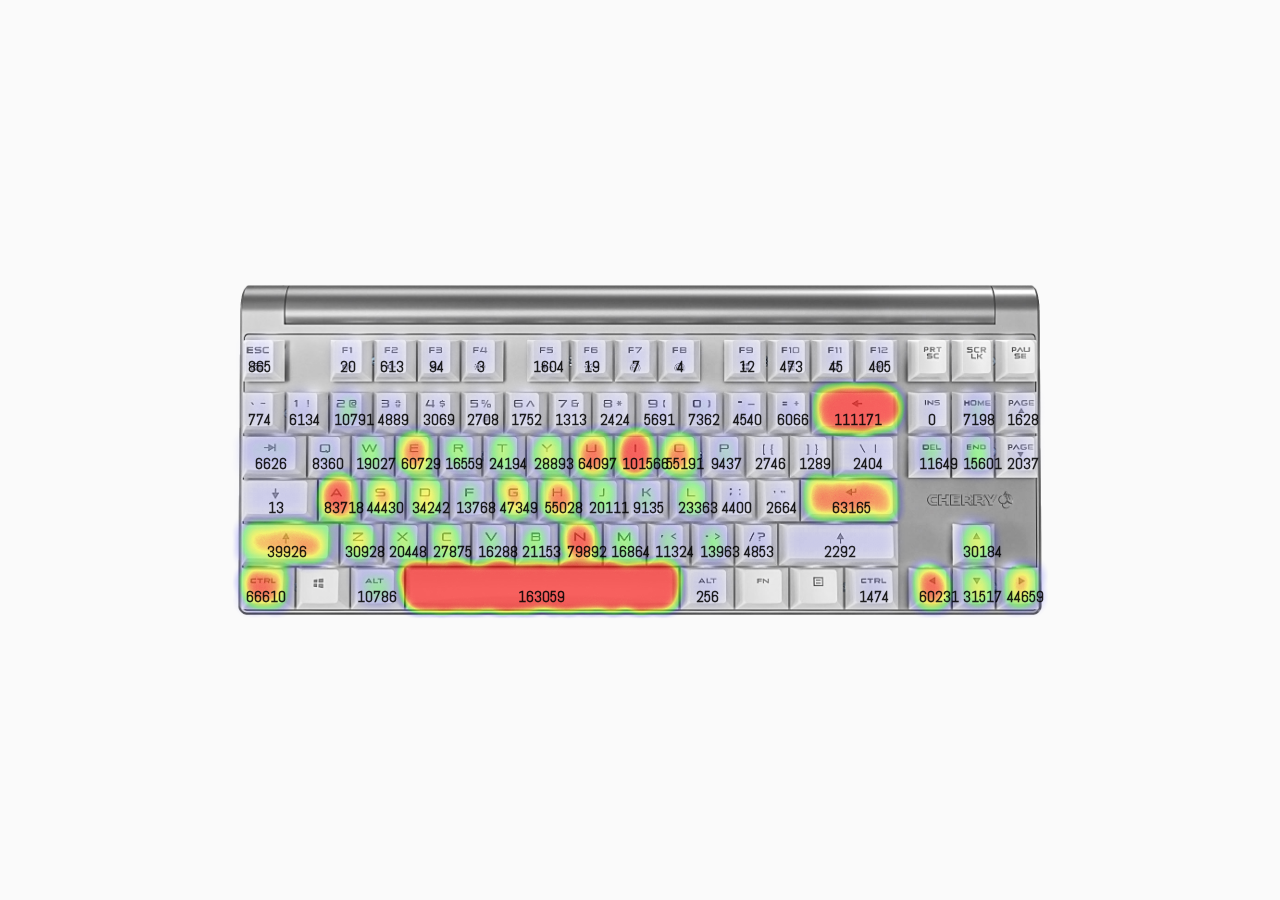
<file: index.html>
<!doctype html>
<html>

<head>
    <title>Keyboard Heatmap</title>
    <link type="text/css" rel="stylesheet" href="css/materialize.min.css" media="screen,projection" />
    <link type="text/css" rel="stylesheet" href="css/style.css" media="screen,projection" />
    <meta name="viewport" content="width=device-width, initial-scale=1.0" />
    <style>
    #keyboard-container {
        position: relative;
        width: 100%;
        line-height: 0;
    }
    #keyboard-container img {
        width: 100%;
    }
    #keyboard-container .count {
        position: absolute;
        font-size: 1rem;
        font-weight: bold;
        text-align: center;
        padding-top: 3%;
        /*text-shadow: -0.5px -0.5px 0 white, 0.5px -0.5px 0 white, -0.5px 0.5px 0 white, 0.5px 0.5px 0 white;*/
    }
    #heatmap {
        position: absolute!important;
        width: 100%;
        height: 100%;
        top: 0;
        left: 0;
    }
    #heatmap canvas {
        width: 100%;
        opacity: 0.6;
    }
    </style>
</head>

<body>

    <main class="container">
        <div id="keyboard-container">
            <img src="img/gal_2000_G80-3880_Aufsicht.png">
            <div id="heatmap"></div>
        </div>
    </main>

    <script type="text/javascript" src="js/jquery-2.1.3.min.js"></script>
    <script type="text/javascript" src="js/materialize.min.js"></script>
    <script type="text/javascript" src="js/heatmap.js"></script>
    <script type="text/javascript" src="js/data.js"></script>

    <script>
    $(document).ready(function() {
        var WIDTH = 1935;
        var HEIGHT = 911;
        var heatmap = h337.create({
            container: $('#heatmap')[0],
            width: WIDTH,
            height: HEIGHT
        });

        var data = { 
            max: max,
            data: points 
        };
        heatmap.setData(data);

        for (var i = 0; i < texts.length; i++) {
            var node = $('<div>');
            node.text(texts[i].value);
            var x = texts[i].x - texts[i].w / 2;
            var y = texts[i].y - texts[i].h / 2;
            node.css('left', 100 * x / WIDTH + '%');
            node.css('top', 100 * y / HEIGHT + '%');
            node.css('width', 100 * texts[i].w / WIDTH + '%');
            node.css('height', 100 * texts[i].h / HEIGHT + '%');
            node.addClass('count');
            $('#keyboard-container').append(node);
        }
    });
    

    </script>
</body>
</html>
</file>
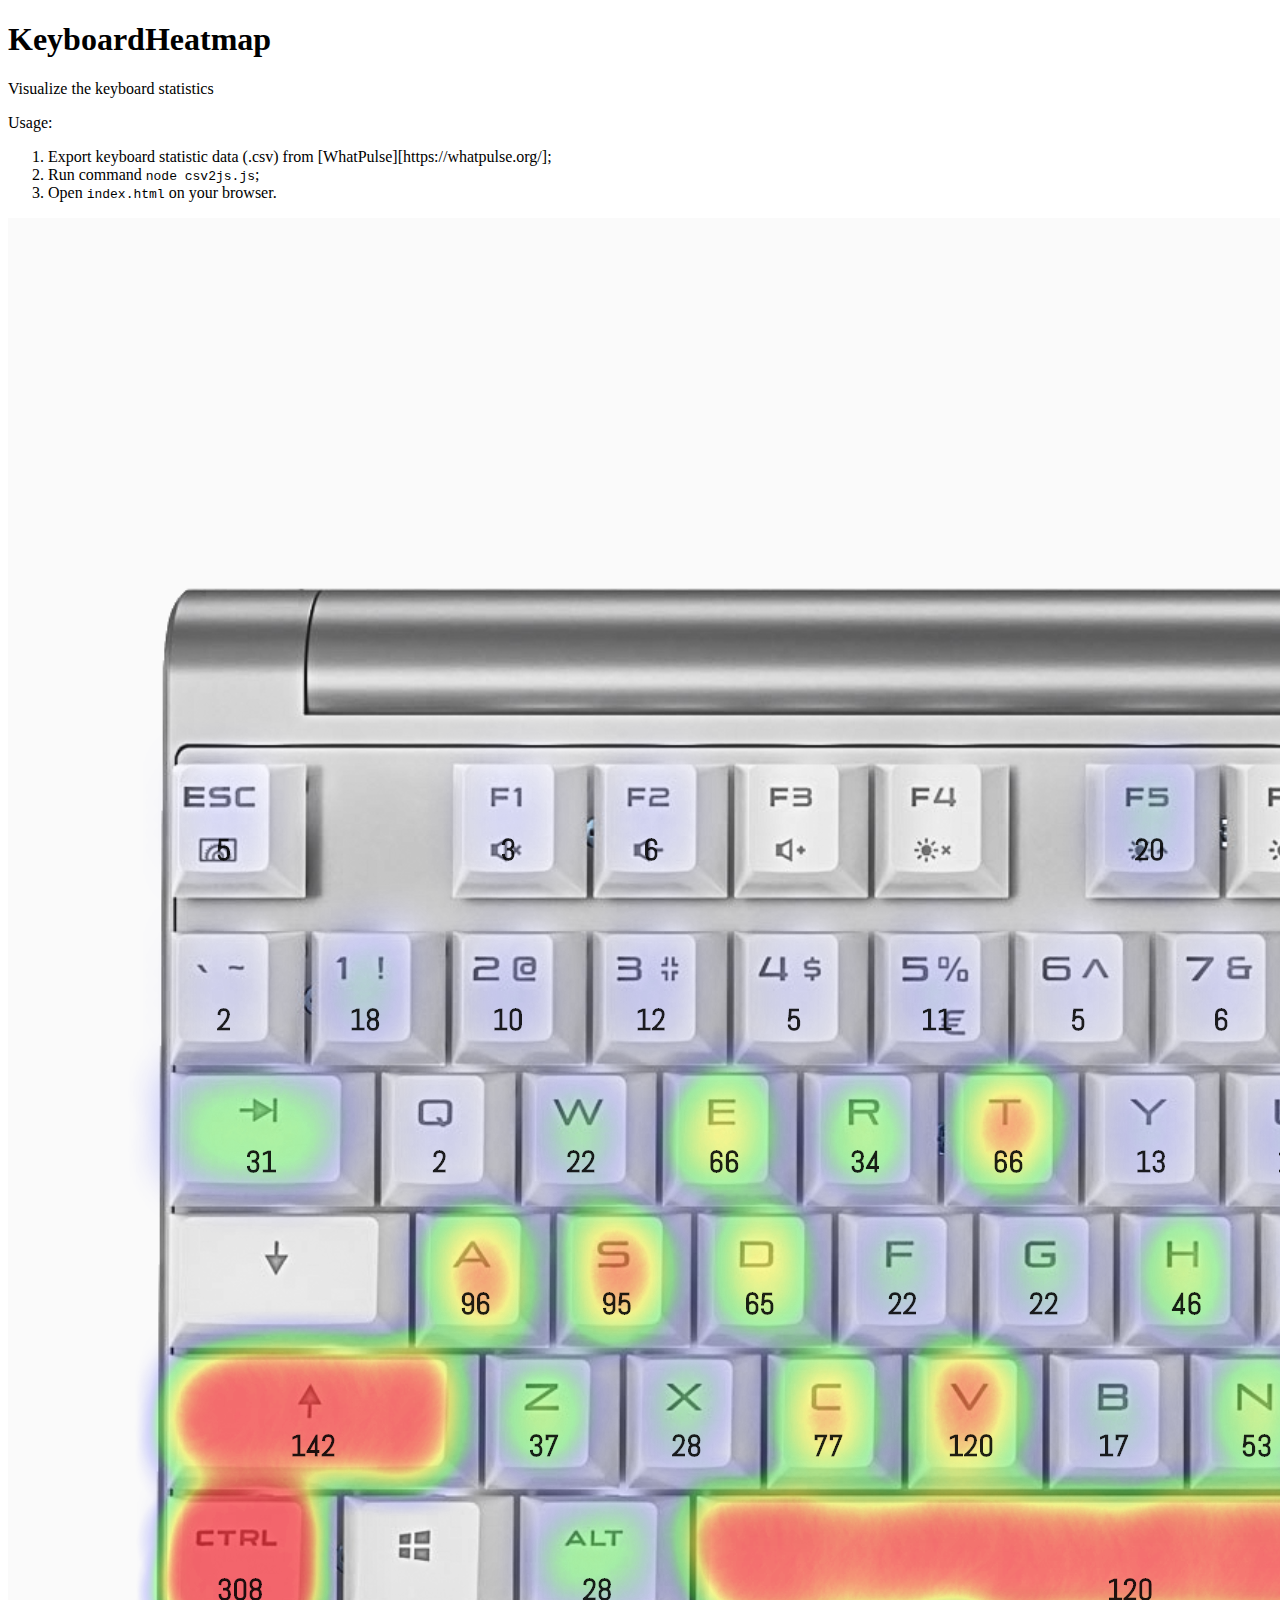
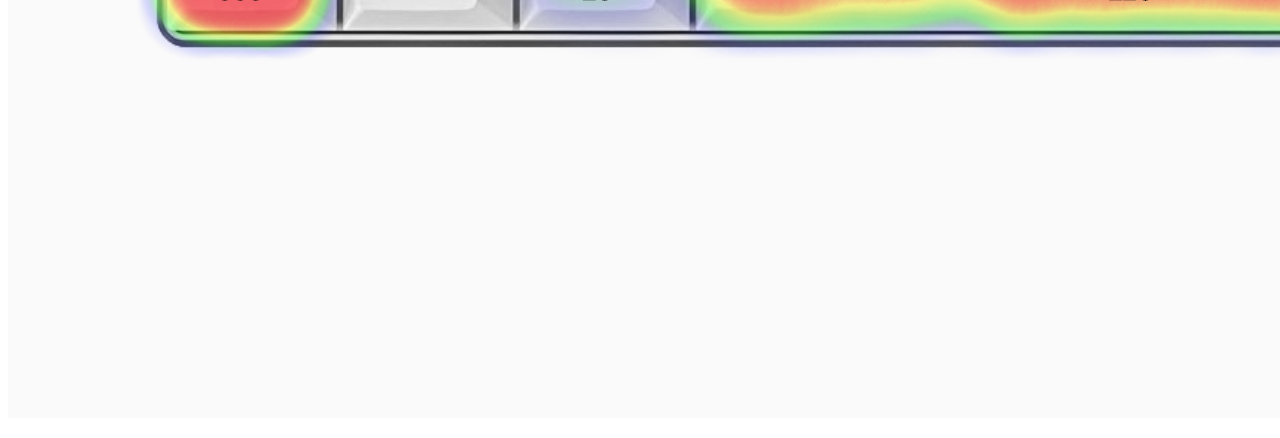
<file: README.html>
<!doctype html>
<html>
<head>
<meta charset='UTF-8'><meta name='viewport' content='width=device-width initial-scale=1'>
<title>README.md</title></head>
<body><h1>KeyboardHeatmap</h1>
<p>Visualize the keyboard statistics</p>
<p></p>
<p>Usage:</p>
<ol start='' >
<li>Export keyboard statistic data (.csv) from [WhatPulse][https://whatpulse.org/];</li>
<li>Run command <code>node csv2js.js</code>;</li>
<li>Open <code>index.html</code> on your browser.</li>

</ol>
<p><img src='img/doc.png' alt='doc' /></p>
</body>
</html>
</file>
<file: css/style.css>
@font-face {
    font-family: 'Material Icons';
    font-style: normal;
    font-weight: 400;
    src: local('Material Icons'), local('MaterialIcons-Regular'), url(../fonts/material-design-icons/1.woff2) format('woff2');
}

@font-face {
    font-family: 'Abel';
    font-style: normal;
    font-weight: 400;
    src: local('Abel'), local('Abel-Regular'), url(../fonts/material-design-icons/2.woff2) format('woff2');
    unicode-range: U+0000-00FF, U+0131, U+0152-0153, U+02C6, U+02DA, U+02DC, U+2000-206F, U+2074, U+20AC, U+2212, U+2215, U+E0FF, U+EFFD, U+F000;
}

@font-face {
    font-family: 'FANTIQUE';
    font-style: normal;
    font-weight: 400;
    src: local('FANTIQUE'), local('FANTIQUE-Regular'), url(../fonts/FANTIQUE.TTF);
}

.material-icons {
    font-family: 'Material Icons';
    font-weight: normal;
    font-style: normal;
    font-size: 24px;
    line-height: 1;
    letter-spacing: normal;
    text-transform: none;
    display: inline-block;
    word-wrap: normal;
    -webkit-font-feature-settings: 'liga';
    -webkit-font-smoothing: antialiased;
}

body {
    font-family: 'Abel';
    display: flex;
    min-height: 100vh;
    flex-direction: column;
    background-color: #FAFAFA!important;
}

main {
    display: flex;
    flex: 1 0 auto;
    align-items: center;
    justify-content: center;
    margin-top: 1rem!important;
    margin-bottom: 1rem!important;
}
</file>
